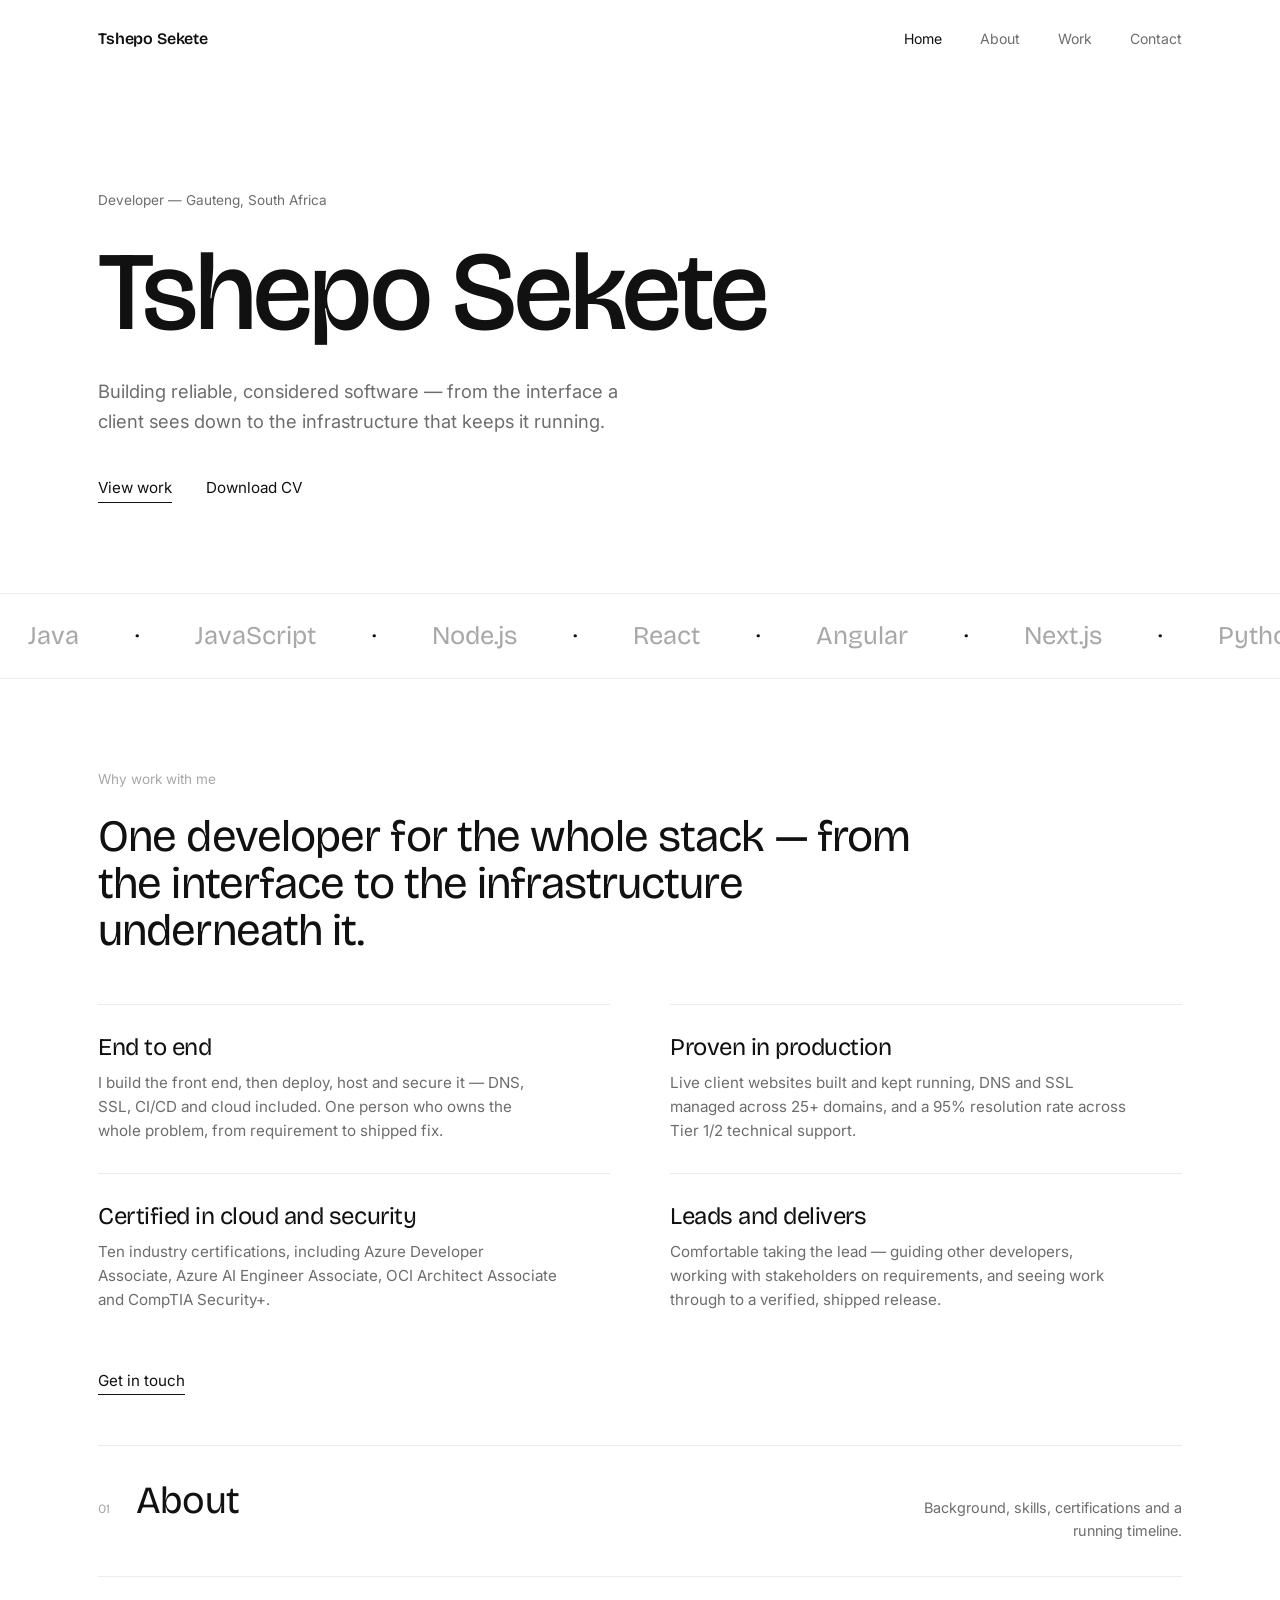
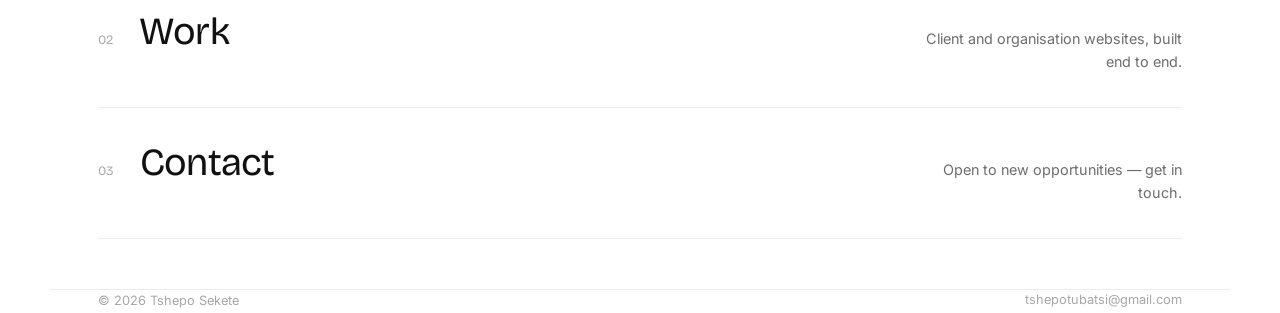
<file: index.html>
<!DOCTYPE html>
<html lang="en">
<head>
<meta charset="UTF-8">
<meta name="viewport" content="width=device-width, initial-scale=1.0">
<title>Tshepo Sekete — Software Developer</title>
<meta name="description" content="Tshepo Sekete — Web Developer in Gauteng, South Africa.">
<link rel="icon" href="data:image/svg+xml,%3Csvg xmlns='http://www.w3.org/2000/svg' viewBox='0 0 100 100'%3E%3Crect width='100' height='100' fill='%23ffffff'/%3E%3Ctext x='50' y='66' font-family='Georgia,serif' font-size='46' fill='%23111111' text-anchor='middle'%3ETS%3C/text%3E%3C/svg%3E">
<link rel="stylesheet" href="./styles/style.css?v=20260926">
</head>
<body>

<header class="nav">
  <div class="nav-inner">
    <a href="index.html" class="logo">Tshepo Sekete</a>
    <nav class="nav-links" id="navLinks">
      <a href="index.html">Home</a>
      <a href="Pages/about.html">About</a>
      <a href="Pages/work.html">Work</a>
      <a href="Pages/contact.html">Contact</a>
    </nav>
    <button class="menu-toggle" id="menuToggle" aria-label="Open menu"><span></span><span></span><span></span></button>
  </div>
</header>

<div class="mobile-overlay" id="mobileOverlay">
  <a href="index.html">Home</a>
  <a href="Pages/about.html">About</a>
  <a href="Pages/work.html">Work</a>
  <a href="Pages/contact.html">Contact</a>
</div>

<main>
  <section class="hero wrap">
    <p class="eyebrow" data-reveal>Developer — Gauteng, South Africa</p>
    <h1 class="hero-title">Tshepo Sekete</h1>
    <p class="hero-sub" data-reveal>Building reliable, considered software — from the interface a client sees down to the infrastructure that keeps it running.</p>
    <div class="hero-links" data-reveal>
      <a href="Pages/work.html" class="u-link">View work</a>
      <a href="files/Tshepo_Sekete_Resume.pdf" class="u-link off" download>Download CV</a>
    </div>
  </section>

  <div class="marquee" aria-hidden="true">
    <div class="marquee-track">
      <span>Java</span><span class="dot">·</span><span>JavaScript</span><span class="dot">·</span><span>Node.js</span><span class="dot">·</span><span>React</span><span class="dot">·</span><span>Angular</span><span class="dot">·</span><span>Next.js</span><span class="dot">·</span><span>Python</span><span class="dot">·</span><span>PHP</span><span class="dot">·</span><span>C#</span><span class="dot">·</span><span>Flutter</span><span class="dot">·</span><span>Azure</span><span class="dot">·</span><span>Oracle Cloud</span><span class="dot">·</span><span>Cybersecurity</span><span class="dot">·</span>
      <span>Java</span><span class="dot">·</span><span>JavaScript</span><span class="dot">·</span><span>Node.js</span><span class="dot">·</span><span>React</span><span class="dot">·</span><span>Angular</span><span class="dot">·</span><span>Next.js</span><span class="dot">·</span><span>Python</span><span class="dot">·</span><span>PHP</span><span class="dot">·</span><span>C#</span><span class="dot">·</span><span>Flutter</span><span class="dot">·</span><span>Azure</span><span class="dot">·</span><span>Oracle Cloud</span><span class="dot">·</span><span>Cybersecurity</span><span class="dot">·</span>
    </div>
  </div>

  <section class="value wrap">
    <div class="section-title" data-reveal>Why work with me</div>
    <h2 class="value-head" data-reveal>One developer for the whole stack — from the interface to the infrastructure underneath it.</h2>
    <div class="value-grid">
      <div class="value-item" data-reveal>
        <h3>End to end</h3>
        <p>I build the front end, then deploy, host and secure it — DNS, SSL, CI/CD and cloud included. One person who owns the whole problem, from requirement to shipped fix.</p>
      </div>
      <div class="value-item" data-reveal>
        <h3>Proven in production</h3>
        <p>Live client websites built and kept running, DNS and SSL managed across 25+ domains, and a 95% resolution rate across Tier 1/2 technical support.</p>
      </div>
      <div class="value-item" data-reveal>
        <h3>Certified in cloud and security</h3>
        <p>Ten industry certifications, including Azure Developer Associate, Azure AI Engineer Associate, OCI Architect Associate and CompTIA Security+.</p>
      </div>
      <div class="value-item" data-reveal>
        <h3>Leads and delivers</h3>
        <p>Comfortable taking the lead — guiding other developers, working with stakeholders on requirements, and seeing work through to a verified, shipped release.</p>
      </div>
    </div>
    <p class="value-cta" data-reveal><a href="Pages/contact.html" class="u-link">Get in touch</a></p>
  </section>

  <section class="index-list wrap">
    <a href="Pages/about.html" class="index-row" data-reveal>
      <span class="ir-left"><span class="ir-no">01</span><h3>About</h3></span>
      <p>Background, skills, certifications and a running timeline.</p>
    </a>
    <a href="Pages/work.html" class="index-row" data-reveal>
      <span class="ir-left"><span class="ir-no">02</span><h3>Work</h3></span>
      <p>Client and organisation websites, built end to end.</p>
    </a>
    <a href="Pages/contact.html" class="index-row" data-reveal>
      <span class="ir-left"><span class="ir-no">03</span><h3>Contact</h3></span>
      <p>Open to new opportunities — get in touch.</p>
    </a>
  </section>
</main>

<footer class="wrap">
  <div class="footer-inner">
    <span>&copy; <span data-year></span> Tshepo Sekete</span>
    <a href="Pages/contact.html" class="u-link off">tshepotubatsi@gmail.com</a>
  </div>
</footer>

<script src="script.js?v=20260926"></script>
</body>
</html>
</file>
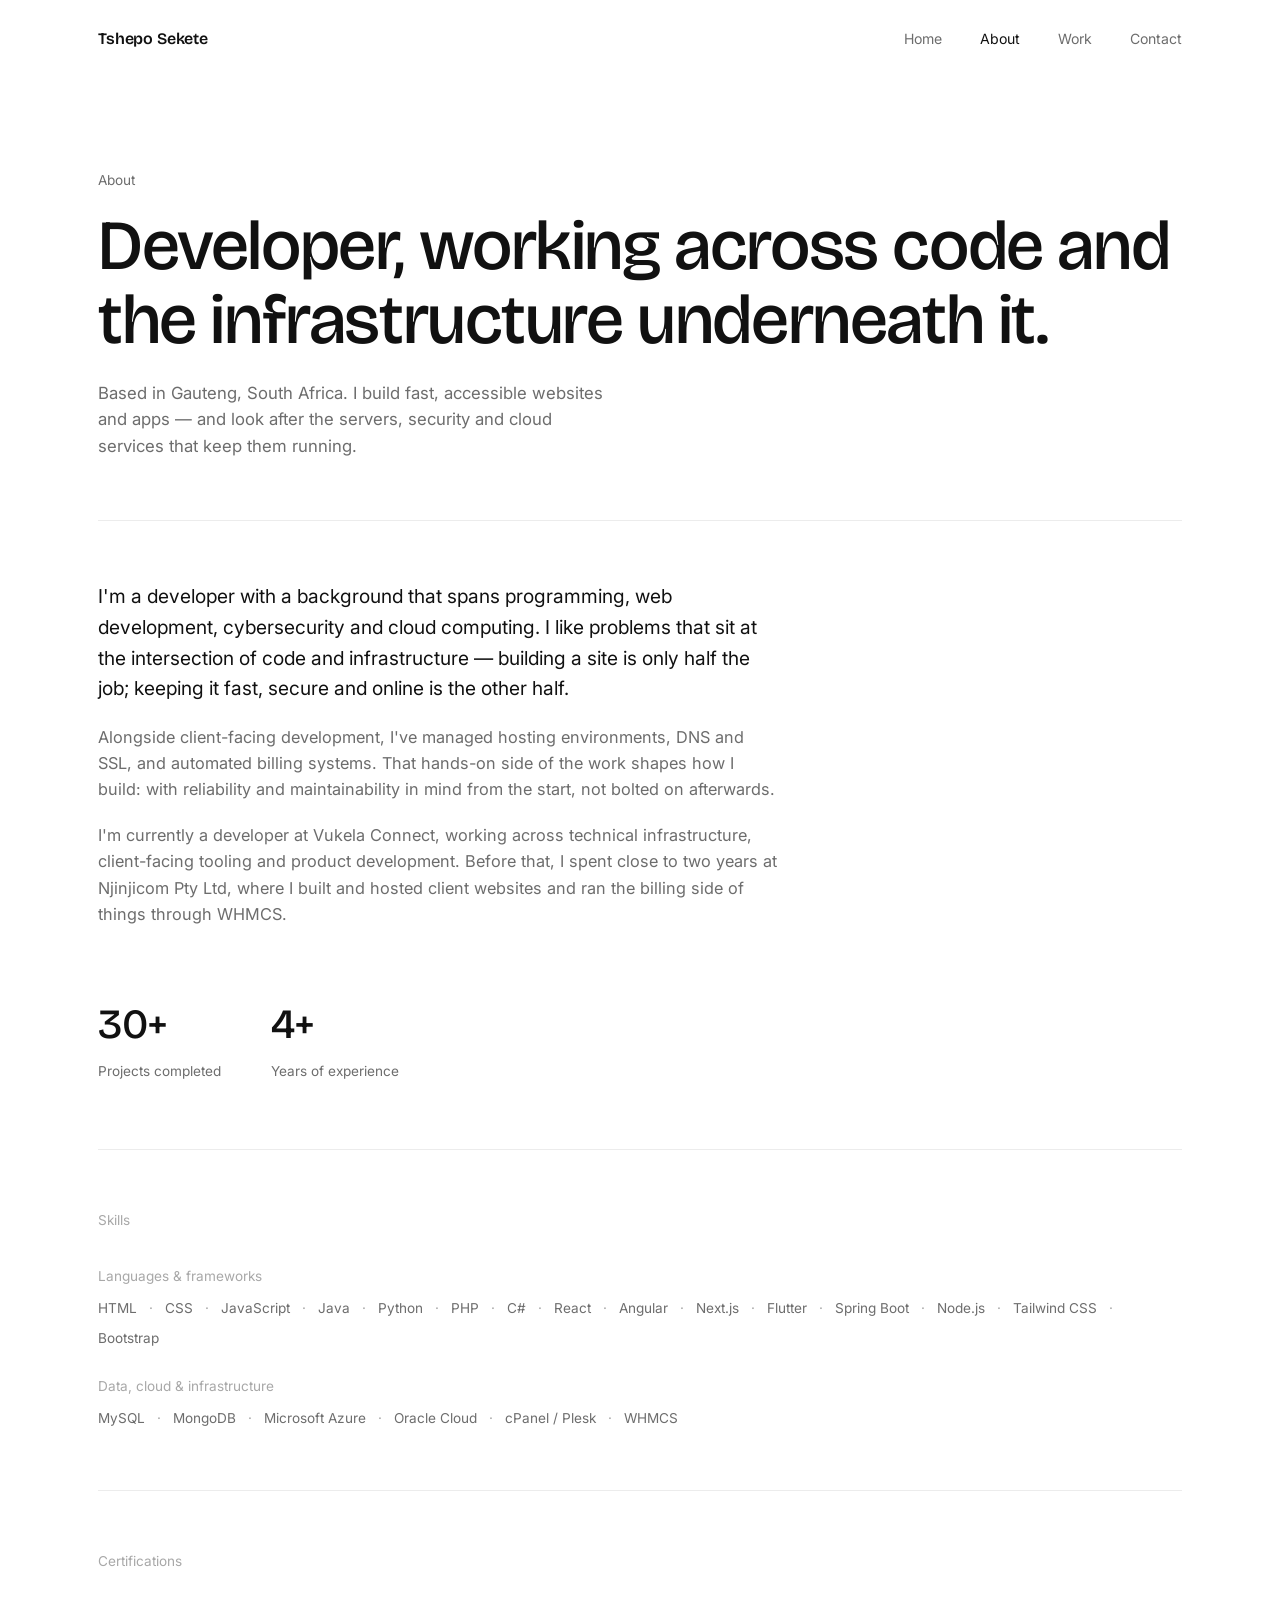
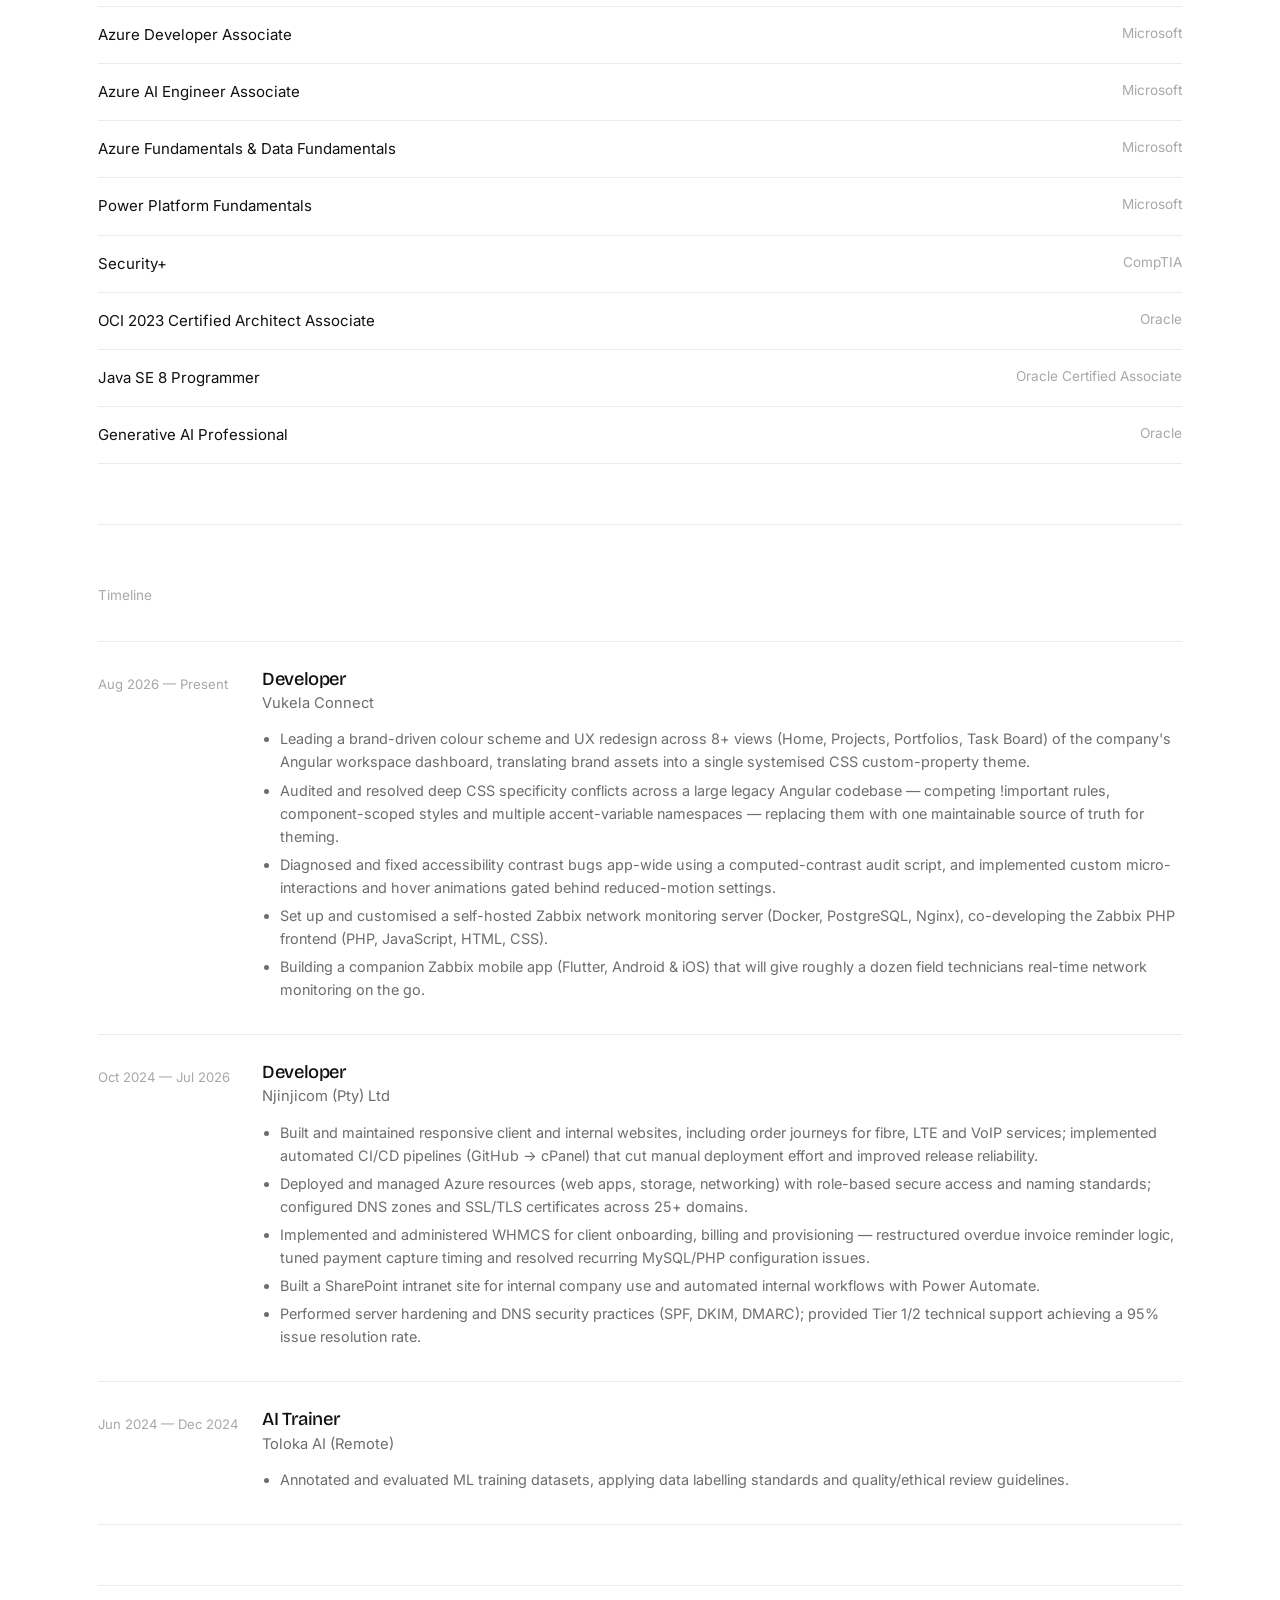
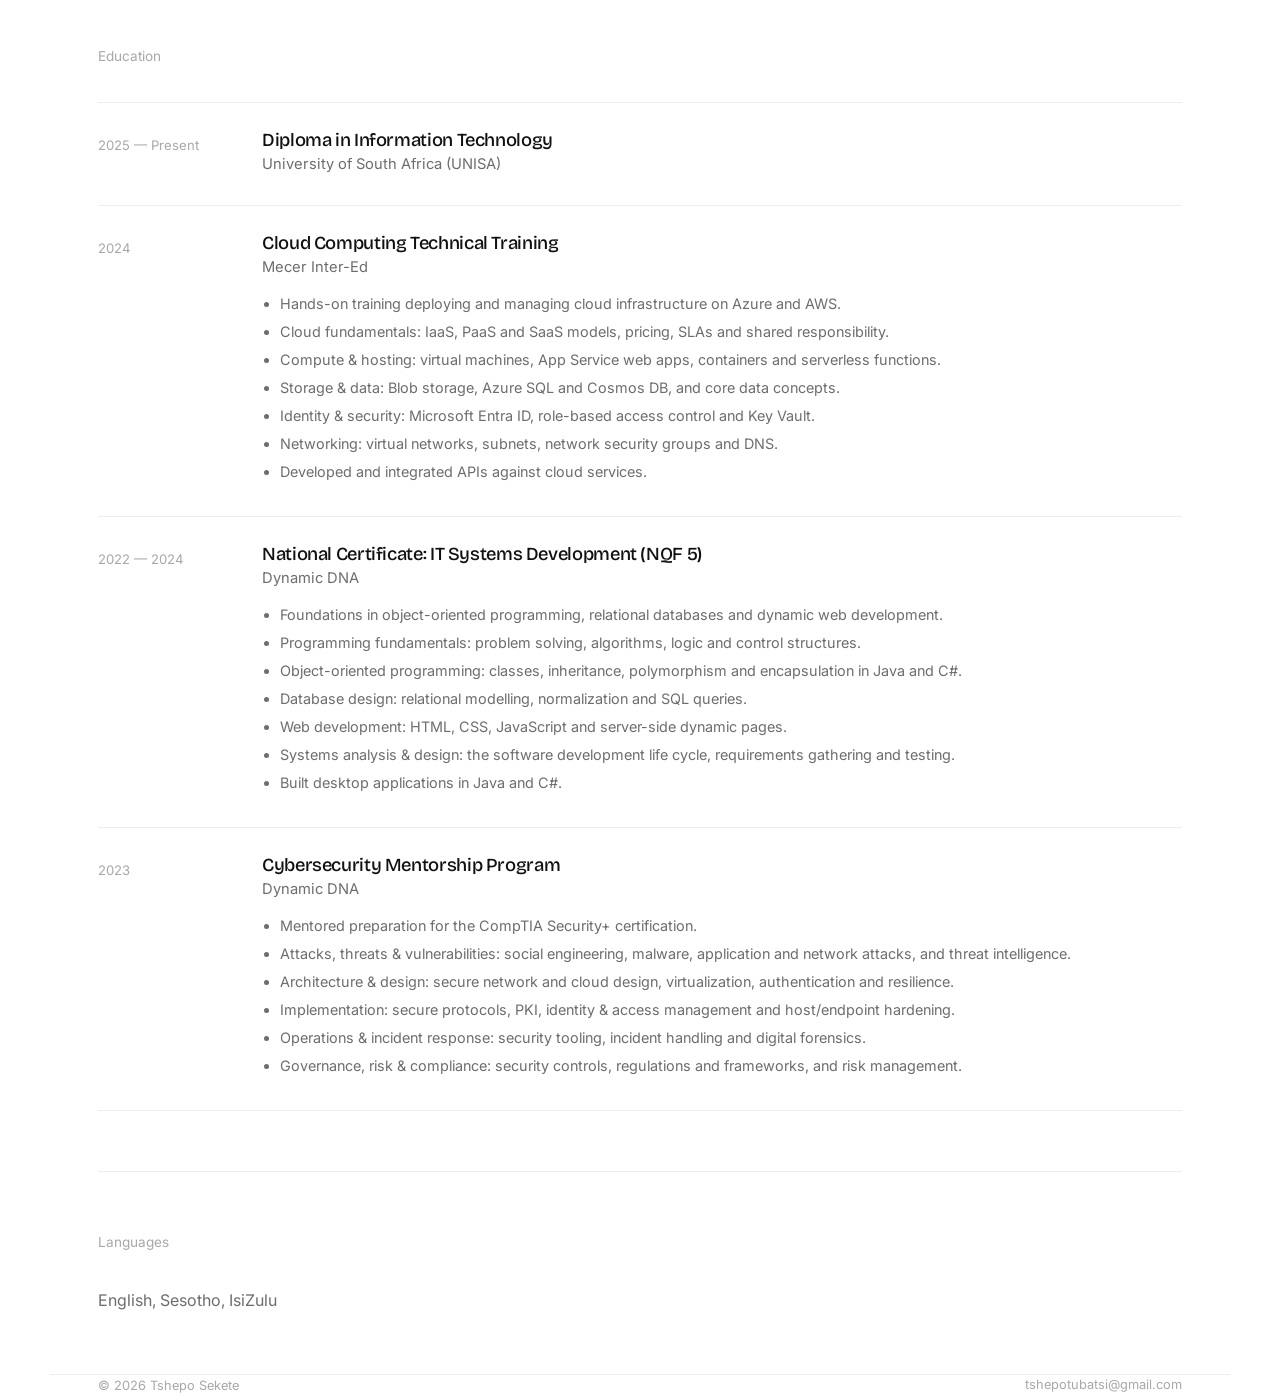
<file: Pages/about.html>
<!DOCTYPE html>
<html lang="en">
<head>
<meta charset="UTF-8">
<meta name="viewport" content="width=device-width, initial-scale=1.0">
<title>About — Tshepo Sekete</title>
<link rel="icon" href="data:image/svg+xml,%3Csvg xmlns='http://www.w3.org/2000/svg' viewBox='0 0 100 100'%3E%3Crect width='100' height='100' fill='%23ffffff'/%3E%3Ctext x='50' y='66' font-family='Georgia,serif' font-size='46' fill='%23111111' text-anchor='middle'%3ETS%3C/text%3E%3C/svg%3E">
<link rel="stylesheet" href="../styles/style.css?v=20260926">
</head>
<body>

<header class="nav">
  <div class="nav-inner">
    <a href="../index.html" class="logo">Tshepo Sekete</a>
    <nav class="nav-links" id="navLinks">
      <a href="../index.html">Home</a>
      <a href="about.html">About</a>
      <a href="work.html">Work</a>
      <a href="contact.html">Contact</a>
    </nav>
    <button class="menu-toggle" id="menuToggle" aria-label="Open menu"><span></span><span></span><span></span></button>
  </div>
</header>

<div class="mobile-overlay" id="mobileOverlay">
  <a href="../index.html">Home</a>
  <a href="about.html">About</a>
  <a href="work.html">Work</a>
  <a href="contact.html">Contact</a>
</div>

<main class="wrap">
  <div class="page-head">
    <p class="eyebrow" data-reveal>About</p>
    <h1 data-reveal>Developer, working across code and the infrastructure underneath it.</h1>
    <p class="lede" data-reveal>Based in Gauteng, South Africa. I build fast, accessible websites and apps — and look after the servers, security and cloud services that keep them running.</p>
  </div>

  <section class="section">
    <div class="about-copy" data-reveal>
      <p class="lead">I'm a developer with a background that spans programming, web development, cybersecurity and cloud computing. I like problems that sit at the intersection of code and infrastructure — building a site is only half the job; keeping it fast, secure and online is the other half.</p>
      <p>Alongside client-facing development, I've managed hosting environments, DNS and SSL, and automated billing systems. That hands-on side of the work shapes how I build: with reliability and maintainability in mind from the start, not bolted on afterwards.</p>
      <p>I'm currently a developer at Vukela Connect, working across technical infrastructure, client-facing tooling and product development. Before that, I spent close to two years at Njinjicom Pty Ltd, where I built and hosted client websites and ran the billing side of things through WHMCS.</p>
    </div>

    <div class="stat-row" data-reveal style="margin-top:50px;">
      <div class="stat"><div class="stat-num" data-count="30" data-suffix="+">0</div><div class="stat-label">Projects completed</div></div>
      <div class="stat"><div class="stat-num" data-count="4" data-suffix="+">0</div><div class="stat-label">Years of experience</div></div>
    </div>
  </section>

  <section class="section" data-reveal>
    <div class="section-title">Skills</div>
    <p style="color:var(--ink-faint);font-size:.85rem;margin-bottom:10px;">Languages & frameworks</p>
    <div class="tag-row">
      <span class="tag">HTML</span><span class="tag">CSS</span><span class="tag">JavaScript</span>
      <span class="tag">Java</span><span class="tag">Python</span><span class="tag">PHP</span><span class="tag">C#</span>
      <span class="tag">React</span><span class="tag">Angular</span><span class="tag">Next.js</span><span class="tag">Flutter</span>
      <span class="tag">Spring Boot</span><span class="tag">Node.js</span>
      <span class="tag">Tailwind CSS</span><span class="tag">Bootstrap</span>
    </div>
    <p style="color:var(--ink-faint);font-size:.85rem;margin:26px 0 10px;">Data, cloud & infrastructure</p>
    <div class="tag-row">
      <span class="tag">MySQL</span><span class="tag">MongoDB</span><span class="tag">Microsoft Azure</span>
      <span class="tag">Oracle Cloud</span><span class="tag">cPanel / Plesk</span><span class="tag">WHMCS</span>
    </div>
  </section>

  <section class="section" data-reveal>
    <div class="section-title">Certifications</div>
    <div class="cert-row"><span>Azure Developer Associate</span><span class="issuer">Microsoft</span></div>
    <div class="cert-row"><span>Azure AI Engineer Associate</span><span class="issuer">Microsoft</span></div>
    <div class="cert-row"><span>Azure Fundamentals & Data Fundamentals</span><span class="issuer">Microsoft</span></div>
    <div class="cert-row"><span>Power Platform Fundamentals</span><span class="issuer">Microsoft</span></div>
    <div class="cert-row"><span>Security+</span><span class="issuer">CompTIA</span></div>
    <div class="cert-row"><span>OCI 2023 Certified Architect Associate</span><span class="issuer">Oracle</span></div>
    <div class="cert-row"><span>Java SE 8 Programmer</span><span class="issuer">Oracle Certified Associate</span></div>
    <div class="cert-row"><span>Generative AI Professional</span><span class="issuer">Oracle</span></div>
  </section>

  <section class="section" data-reveal>
    <div class="section-title">Timeline</div>
    <div class="tl-entry">
      <div class="date">Aug 2026 — Present</div>
      <div>
        <h3>Developer</h3>
        <div class="org">Vukela Connect</div>
        <ul>
          <li>Leading a brand-driven colour scheme and UX redesign across 8+ views (Home, Projects, Portfolios, Task Board) of the company's Angular workspace dashboard, translating brand assets into a single systemised CSS custom-property theme.</li>
          <li>Audited and resolved deep CSS specificity conflicts across a large legacy Angular codebase — competing !important rules, component-scoped styles and multiple accent-variable namespaces — replacing them with one maintainable source of truth for theming.</li>
          <li>Diagnosed and fixed accessibility contrast bugs app-wide using a computed-contrast audit script, and implemented custom micro-interactions and hover animations gated behind reduced-motion settings.</li>
          <li>Set up and customised a self-hosted Zabbix network monitoring server (Docker, PostgreSQL, Nginx), co-developing the Zabbix PHP frontend (PHP, JavaScript, HTML, CSS).</li>
          <li>Building a companion Zabbix mobile app (Flutter, Android &amp; iOS) that will give roughly a dozen field technicians real-time network monitoring on the go.</li>
        </ul>
      </div>
    </div>
    <div class="tl-entry">
      <div class="date">Oct 2024 — Jul 2026</div>
      <div>
        <h3>Developer</h3>
        <div class="org">Njinjicom (Pty) Ltd</div>
        <ul>
          <li>Built and maintained responsive client and internal websites, including order journeys for fibre, LTE and VoIP services; implemented automated CI/CD pipelines (GitHub → cPanel) that cut manual deployment effort and improved release reliability.</li>
          <li>Deployed and managed Azure resources (web apps, storage, networking) with role-based secure access and naming standards; configured DNS zones and SSL/TLS certificates across 25+ domains.</li>
          <li>Implemented and administered WHMCS for client onboarding, billing and provisioning — restructured overdue invoice reminder logic, tuned payment capture timing and resolved recurring MySQL/PHP configuration issues.</li>
          <li>Built a SharePoint intranet site for internal company use and automated internal workflows with Power Automate.</li>
          <li>Performed server hardening and DNS security practices (SPF, DKIM, DMARC); provided Tier 1/2 technical support achieving a 95% issue resolution rate.</li>
        </ul>
      </div>
    </div>
    <div class="tl-entry">
      <div class="date">Jun 2024 — Dec 2024</div>
      <div>
        <h3>AI Trainer</h3>
        <div class="org">Toloka AI (Remote)</div>
        <ul>
          <li>Annotated and evaluated ML training datasets, applying data labelling standards and quality/ethical review guidelines.</li>
        </ul>
      </div>
    </div>
  </section>

  <section class="section" data-reveal>
    <div class="section-title">Education</div>
    <div class="tl-entry">
      <div class="date">2025 — Present</div>
      <div>
        <h3>Diploma in Information Technology</h3>
        <div class="org">University of South Africa (UNISA)</div>
      </div>
    </div>
    <div class="tl-entry">
      <div class="date">2024</div>
      <div>
        <h3>Cloud Computing Technical Training</h3>
        <div class="org">Mecer Inter-Ed</div>
        <ul>
          <li>Hands-on training deploying and managing cloud infrastructure on Azure and AWS.</li>
          <li>Cloud fundamentals: IaaS, PaaS and SaaS models, pricing, SLAs and shared responsibility.</li>
          <li>Compute &amp; hosting: virtual machines, App Service web apps, containers and serverless functions.</li>
          <li>Storage &amp; data: Blob storage, Azure SQL and Cosmos DB, and core data concepts.</li>
          <li>Identity &amp; security: Microsoft Entra ID, role-based access control and Key Vault.</li>
          <li>Networking: virtual networks, subnets, network security groups and DNS.</li>
          <li>Developed and integrated APIs against cloud services.</li>
        </ul>
      </div>
    </div>
    <div class="tl-entry">
      <div class="date">2022 — 2024</div>
      <div>
        <h3>National Certificate: IT Systems Development (NQF 5)</h3>
        <div class="org">Dynamic DNA</div>
        <ul>
          <li>Foundations in object-oriented programming, relational databases and dynamic web development.</li>
          <li>Programming fundamentals: problem solving, algorithms, logic and control structures.</li>
          <li>Object-oriented programming: classes, inheritance, polymorphism and encapsulation in Java and C#.</li>
          <li>Database design: relational modelling, normalization and SQL queries.</li>
          <li>Web development: HTML, CSS, JavaScript and server-side dynamic pages.</li>
          <li>Systems analysis &amp; design: the software development life cycle, requirements gathering and testing.</li>
          <li>Built desktop applications in Java and C#.</li>
        </ul>
      </div>
    </div>
    <div class="tl-entry">
      <div class="date">2023</div>
      <div>
        <h3>Cybersecurity Mentorship Program</h3>
        <div class="org">Dynamic DNA</div>
        <ul>
          <li>Mentored preparation for the CompTIA Security+ certification.</li>
          <li>Attacks, threats &amp; vulnerabilities: social engineering, malware, application and network attacks, and threat intelligence.</li>
          <li>Architecture &amp; design: secure network and cloud design, virtualization, authentication and resilience.</li>
          <li>Implementation: secure protocols, PKI, identity &amp; access management and host/endpoint hardening.</li>
          <li>Operations &amp; incident response: security tooling, incident handling and digital forensics.</li>
          <li>Governance, risk &amp; compliance: security controls, regulations and frameworks, and risk management.</li>
        </ul>
      </div>
    </div>
  </section>

  <section class="section" data-reveal>
    <div class="section-title">Languages</div>
    <p style="color:var(--ink-dim);">English, Sesotho, IsiZulu</p>
  </section>
</main>

<footer class="wrap">
  <div class="footer-inner">
    <span>&copy; <span data-year></span> Tshepo Sekete</span>
    <a href="contact.html" class="u-link off">tshepotubatsi@gmail.com</a>
  </div>
</footer>

<script src="../script.js?v=20260926"></script>
</body>
</html>
</file>
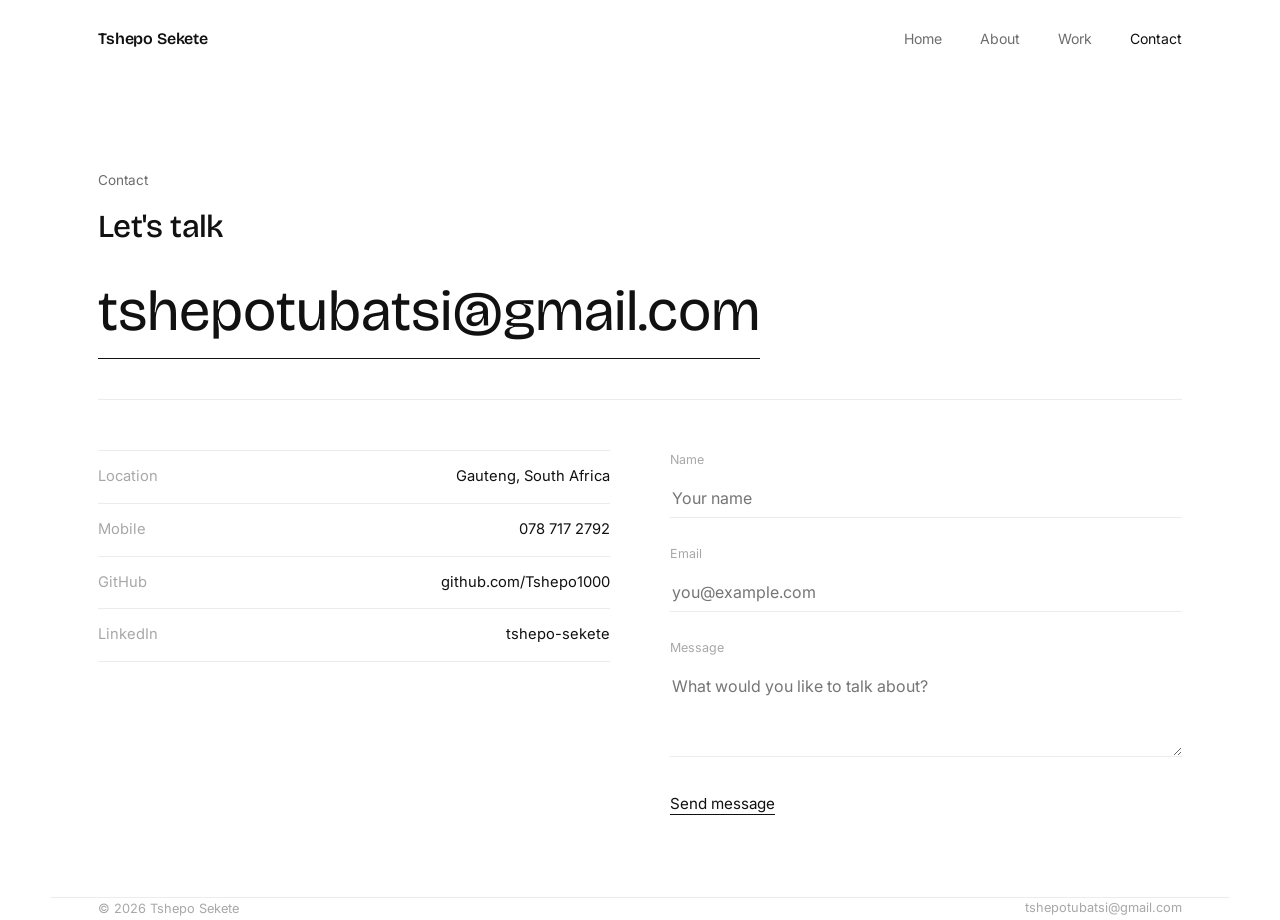
<file: Pages/contact.html>
<!DOCTYPE html>
<html lang="en">
<head>
<meta charset="UTF-8">
<meta name="viewport" content="width=device-width, initial-scale=1.0">
<title>Contact — Tshepo Sekete</title>
<link rel="icon" href="data:image/svg+xml,%3Csvg xmlns='http://www.w3.org/2000/svg' viewBox='0 0 100 100'%3E%3Crect width='100' height='100' fill='%23ffffff'/%3E%3Ctext x='50' y='66' font-family='Georgia,serif' font-size='46' fill='%23111111' text-anchor='middle'%3ETS%3C/text%3E%3C/svg%3E">
<link rel="stylesheet" href="../styles/style.css?v=20260926">
</head>
<body>

<header class="nav">
  <div class="nav-inner">
    <a href="../index.html" class="logo">Tshepo Sekete</a>
    <nav class="nav-links" id="navLinks">
      <a href="../index.html">Home</a>
      <a href="about.html">About</a>
      <a href="work.html">Work</a>
      <a href="contact.html">Contact</a>
    </nav>
    <button class="menu-toggle" id="menuToggle" aria-label="Open menu"><span></span><span></span><span></span></button>
  </div>
</header>

<div class="mobile-overlay" id="mobileOverlay">
  <a href="../index.html">Home</a>
  <a href="about.html">About</a>
  <a href="work.html">Work</a>
  <a href="contact.html">Contact</a>
</div>

<main class="wrap">
  <div class="contact-hero">
    <p class="eyebrow" data-reveal>Contact</p>
    <h1 data-reveal>Let's talk</h1>
    <p style="margin-top:22px;" data-reveal>
      <a href="mailto:tshepotubatsi@gmail.com" class="contact-mail u-link">tshepotubatsi@gmail.com</a>
    </p>
  </div>

  <div class="contact-grid">
    <div class="info-col" data-reveal>
      <div class="info-row"><span class="k">Location</span><span>Gauteng, South Africa</span></div>
      <div class="info-row"><span class="k">Mobile</span><a href="tel:+27787172792">078 717 2792</a></div>
      <div class="info-row"><span class="k">GitHub</span><a href="https://github.com/Tshepo1000" target="_blank" rel="noopener">github.com/Tshepo1000</a></div>
      <div class="info-row"><span class="k">LinkedIn</span><a href="https://linkedin.com/in/tshepo-sekete-154094157" target="_blank" rel="noopener">tshepo-sekete</a></div>
    </div>

    <!-- Web3Forms access key (public by design): get one free at https://web3forms.com -->
    <form class="min-form" id="contactForm" data-access-key="89a57d31-8f5c-4240-9fcf-fcd16ef4868c" data-reveal>
      <input type="checkbox" name="botcheck" class="hp-field" tabindex="-1" autocomplete="off" aria-hidden="true">
      <div class="field">
        <label for="name">Name</label>
        <input type="text" id="name" name="name" required placeholder="Your name">
      </div>
      <div class="field">
        <label for="email">Email</label>
        <input type="email" id="email" name="email" required placeholder="you@example.com">
      </div>
      <div class="field">
        <label for="message">Message</label>
        <textarea id="message" name="message" required placeholder="What would you like to talk about?"></textarea>
      </div>
      <button type="submit" class="submit-btn"><span class="u-link">Send message</span></button>
      <p class="form-status" id="formStatus" role="status" aria-live="polite"></p>
    </form>
  </div>
</main>

<footer class="wrap">
  <div class="footer-inner">
    <span>&copy; <span data-year></span> Tshepo Sekete</span>
    <a href="contact.html" class="u-link off">tshepotubatsi@gmail.com</a>
  </div>
</footer>

<script src="../script.js?v=20260926"></script>
</body>
</html>
</file>
<file: styles/style.css>
/* =========================================================
   Tshepo Sekete — Portfolio
   Minimal, white, motion-led system
   ========================================================= */

@import url('https://fonts.googleapis.com/css2?family=Bricolage+Grotesque:opsz,wght@12..96,200..800&family=Inter:wght@400;500;600&display=swap');

@view-transition { navigation: auto; }
::view-transition-old(root), ::view-transition-new(root) { animation-duration: .32s; }

:root{
  --bg:#ffffff;
  --bg-soft:#fafafa;
  --ink:#111111;
  --ink-dim:#6d6d6d;
  --ink-faint:#a8a8a8;
  --line:#ececec;
  --line-strong:#111111;
  --maxw:1180px;
  --gutter:48px;
  --ease:cubic-bezier(.22,1,.36,1);
}

*{box-sizing:border-box;}
html{scroll-behavior:smooth;}
body{
  margin:0;
  background:var(--bg);
  color:var(--ink);
  font-family:'Inter',system-ui,sans-serif;
  font-size:16px;
  line-height:1.6;
  -webkit-font-smoothing:antialiased;
  overflow-wrap:break-word;
}
body.menu-open{overflow:hidden;}
img{max-width:100%;display:block;}
a{color:inherit;text-decoration:none;}
h1,h2,h3,h4{
  font-family:'Bricolage Grotesque',system-ui,sans-serif;
  font-weight:500;
  line-height:1.05;
  letter-spacing:-.02em;
  margin:0;
}
p{margin:0;}
.wrap{max-width:var(--maxw);margin:0 auto;padding:0 var(--gutter);}
::selection{background:var(--ink);color:var(--bg);}
:focus-visible{outline:2px solid var(--ink);outline-offset:3px;}

/* animated underline link */
.u-link{position:relative;display:inline-block;padding-bottom:2px;}
.u-link::after{
  content:'';position:absolute;left:0;right:0;bottom:0;height:1px;background:currentColor;
  transform:scaleX(1);transform-origin:right;transition:transform .45s var(--ease);
}
.u-link:hover::after{transform:scaleX(0);transform-origin:left;transition:transform 0s;}
.u-link.off::after{transform:scaleX(0);transform-origin:left;}
.u-link.off:hover::after{transform:scaleX(1);transform-origin:left;transition:transform .45s var(--ease);}

/* ---------- NAV ---------- */
header.nav{position:fixed;top:0;left:0;right:0;z-index:60;background:rgba(255,255,255,.86);backdrop-filter:blur(10px);}
.nav-inner{display:flex;align-items:center;justify-content:space-between;padding:26px var(--gutter);max-width:var(--maxw);margin:0 auto;}
.logo{font-family:'Bricolage Grotesque';font-weight:600;font-size:1rem;letter-spacing:-.01em;}
nav.nav-links{display:flex;gap:38px;}
nav.nav-links a{font-size:.88rem;color:var(--ink-dim);transition:color .2s ease;}
nav.nav-links a:hover, nav.nav-links a.active{color:var(--ink);}
.menu-toggle{display:none;flex-direction:column;gap:5px;background:none;border:none;cursor:pointer;padding:8px;z-index:70;}
.menu-toggle span{width:22px;height:1px;background:var(--ink);transition:transform .3s var(--ease), opacity .3s ease;}
.menu-toggle.open span:nth-child(1){transform:translateY(6px) rotate(45deg);}
.menu-toggle.open span:nth-child(2){opacity:0;}
.menu-toggle.open span:nth-child(3){transform:translateY(-6px) rotate(-45deg);}

.mobile-overlay{
  position:fixed;inset:0;background:var(--bg);z-index:55;
  display:flex;flex-direction:column;justify-content:center;gap:22px;padding:0 var(--gutter);
  opacity:0;pointer-events:none;transition:opacity .4s var(--ease);
}
.mobile-overlay.open{opacity:1;pointer-events:auto;}
.mobile-overlay a{font-family:'Bricolage Grotesque';font-size:2.2rem;font-weight:400;}

/* ---------- HERO ---------- */
.hero{padding-top:190px;padding-bottom:90px;}
.eyebrow{font-size:.85rem;color:var(--ink-dim);margin-bottom:22px;}
.hero-title{font-size:clamp(3.2rem,9vw,7rem);}
.hero-title .word{display:inline-block;overflow:hidden;vertical-align:top;}
.hero-title .word span{display:inline-block;transform:translateY(110%);transition:transform .8s var(--ease);}
.hero-title.in .word span{transform:translateY(0);}
.hero-sub{font-size:1.15rem;color:var(--ink-dim);max-width:520px;margin-top:26px;}
.hero-links{display:flex;flex-wrap:wrap;gap:16px 34px;margin-top:40px;font-size:.95rem;}

/* ---------- MARQUEE ---------- */
.marquee{border-top:1px solid var(--line);border-bottom:1px solid var(--line);overflow:hidden;padding:22px 0;}
.marquee-track{display:flex;width:max-content;animation:marquee 26s linear infinite;}
.marquee-track span{
  font-family:'Bricolage Grotesque';font-size:1.6rem;color:var(--ink-faint);
  padding:0 28px;white-space:nowrap;
}
.marquee-track span.dot{color:var(--ink);}
@keyframes marquee{from{transform:translateX(0);}to{transform:translateX(-50%);}}
@media (prefers-reduced-motion:reduce){.marquee-track{animation:none;}}

/* ---------- VALUE (home "why work with me") ---------- */
.value{padding-top:90px;padding-bottom:40px;}
.value .section-title{margin-bottom:22px;}
.value-head{font-size:clamp(1.8rem,3.6vw,2.8rem);font-weight:400;max-width:820px;margin-bottom:50px;}
.value-grid{display:grid;grid-template-columns:repeat(2,minmax(0,1fr));gap:0 60px;}
.value-item{padding:30px 0;border-top:1px solid var(--line);}
.value-item h3{font-size:clamp(1.25rem,2.2vw,1.5rem);font-weight:400;margin-bottom:10px;}
.value-item p{color:var(--ink-dim);font-size:.95rem;max-width:460px;}
.value-cta{margin-top:26px;font-size:.95rem;}

/* ---------- INDEX LIST (home section teasers) ---------- */
.index-list{padding-top:10px;padding-bottom:50px;}
.index-row{
  display:flex;align-items:baseline;justify-content:space-between;
  padding:34px 0;border-top:1px solid var(--line);gap:20px;
}
.index-list .index-row:last-child{border-bottom:1px solid var(--line);}
.index-row .ir-left{display:flex;align-items:baseline;gap:26px;}
.index-row .ir-no{font-size:.8rem;color:var(--ink-faint);font-family:'Bricolage Grotesque';}
.index-row h3{font-size:clamp(1.6rem,4vw,2.4rem);font-weight:400;transition:transform .4s var(--ease), color .3s ease;}
.index-row p{color:var(--ink-dim);font-size:.9rem;max-width:280px;text-align:right;}

/* ---------- SECTION SHELL ---------- */
.page-head{padding:170px 0 60px;}
.page-head .eyebrow{margin-bottom:18px;}
.page-head h1{font-size:clamp(2.6rem,6vw,4.4rem);}
.page-head .lede{color:var(--ink-dim);max-width:520px;margin-top:22px;font-size:1.05rem;}

.section{padding:60px 0;border-top:1px solid var(--line);}
.section-title{font-size:.85rem;color:var(--ink-faint);margin-bottom:34px;}

/* ---------- ABOUT ---------- */
.about-copy{max-width:680px;}
.about-copy p{color:var(--ink-dim);margin-bottom:20px;font-size:1.02rem;}
.about-copy p.lead{color:var(--ink);font-size:1.2rem;}

.stat-row{display:flex;flex-wrap:wrap;gap:50px;padding:14px 0 6px;}
.stat{min-width:120px;}
.stat-num{font-family:'Bricolage Grotesque';font-size:2.6rem;font-weight:500;}
.stat-label{color:var(--ink-dim);font-size:.85rem;margin-top:4px;}

.tag-row{display:flex;flex-wrap:wrap;gap:9px 12px;}
.tag{font-size:.85rem;color:var(--ink-dim);}
.tag:not(:last-child)::after{content:'·';margin-left:12px;color:var(--ink-faint);}

.cert-row{display:flex;justify-content:space-between;padding:16px 0;border-top:1px solid var(--line);font-size:.94rem;gap:14px;}
.cert-row:last-child{border-bottom:1px solid var(--line);}
.cert-row .issuer{color:var(--ink-faint);font-size:.85rem;text-align:right;}

.tl-entry{display:grid;grid-template-columns:140px 1fr;gap:24px;padding:28px 0;border-top:1px solid var(--line);}
.tl-entry:last-child{border-bottom:1px solid var(--line);}
.tl-entry .date{font-size:.82rem;color:var(--ink-faint);padding-top:4px;}
.tl-entry h3{font-size:1.15rem;font-weight:500;}
.tl-entry .org{color:var(--ink-dim);font-size:.92rem;margin-top:3px;}
.tl-entry ul{margin:12px 0 0;padding-left:18px;color:var(--ink-dim);font-size:.9rem;}
.tl-entry li{margin-bottom:5px;}

/* ---------- WORK LIST (with cursor preview) ---------- */
.work-list{border-top:1px solid var(--line);}
.work-row{
  display:flex;align-items:baseline;justify-content:space-between;gap:24px;
  padding:36px 0;border-bottom:1px solid var(--line);cursor:pointer;
  transition:opacity .3s ease;
}
@media (hover:hover){
  .work-list:hover .work-row{opacity:.4;}
  .work-list .work-row:hover{opacity:1;}
  .index-row:hover h3{transform:translateX(14px);}
}
.work-row .wr-left{display:flex;align-items:baseline;gap:26px;}
.work-row .wr-no{font-size:.8rem;color:var(--ink-faint);font-family:'Bricolage Grotesque';}
.work-row h3{font-size:clamp(1.5rem,3.4vw,2.1rem);font-weight:400;}
.work-row .wr-meta{display:flex;flex-direction:column;align-items:flex-end;gap:8px;}
.work-row .wr-tags{font-size:.82rem;color:var(--ink-faint);}
.work-row .wr-link{font-size:.85rem;}
.link-placeholder{color:var(--ink-faint);font-style:italic;}

.cursor-preview{
  position:fixed;top:0;left:0;width:280px;height:190px;pointer-events:none;z-index:80;
  overflow:hidden;opacity:0;transform:translate(-50%,-50%) scale(.92);
  transition:opacity .3s var(--ease), transform .4s var(--ease);
}
.cursor-preview.show{opacity:1;transform:translate(-50%,-50%) scale(1);}
.cursor-preview img{width:100%;height:100%;object-fit:cover;}

/* ---------- CONTACT ---------- */
.contact-hero{padding:170px 0 40px;}
.contact-hero .eyebrow{margin-bottom:18px;}
.contact-mail{font-family:'Bricolage Grotesque';font-size:clamp(1.9rem,6vw,3.6rem);font-weight:400;display:inline-block;max-width:100%;overflow-wrap:anywhere;}
.contact-grid{display:grid;grid-template-columns:1fr 1fr;gap:60px;padding:50px 0 80px;border-top:1px solid var(--line);}
.info-col .info-row{display:flex;justify-content:space-between;padding:14px 0;border-top:1px solid var(--line);font-size:.92rem;gap:12px;}
.info-col .info-row:last-child{border-bottom:1px solid var(--line);}
.info-col .k{color:var(--ink-faint);flex-shrink:0;}
.info-col .info-row > :last-child{min-width:0;text-align:right;overflow-wrap:anywhere;}

form.min-form .field{margin-bottom:26px;}
form.min-form label{display:block;font-size:.78rem;color:var(--ink-faint);margin-bottom:9px;}
form.min-form input, form.min-form textarea{
  width:100%;border:none;border-bottom:1px solid var(--line);background:transparent;
  padding:9px 2px;font-family:'Inter';font-size:1rem;color:var(--ink);outline:none;
  transition:border-color .25s ease;
}
form.min-form input:focus, form.min-form textarea:focus{border-bottom-color:var(--ink);}
form.min-form textarea{resize:vertical;min-height:90px;}
.submit-btn{
  background:none;border:none;padding:0;font-family:'Inter';font-size:.95rem;color:var(--ink);
  cursor:pointer;display:inline-flex;align-items:center;gap:8px;
}
.submit-btn:hover .u-link::after{transform:scaleX(0);transform-origin:left;transition:transform 0s;}
.submit-btn:disabled{cursor:wait;color:var(--ink-dim);}
.form-status{margin-top:18px;font-size:.9rem;color:var(--ink-dim);}
.form-status:empty{display:none;}
.form-status.success{color:var(--ink);}
.form-status.error{color:#b42318;}
.hp-field{position:absolute;left:-9999px;width:1px;height:1px;opacity:0;}

/* ---------- FOOTER ---------- */
footer{border-top:1px solid var(--line);padding:36px 0;}
.footer-inner{display:flex;justify-content:space-between;align-items:center;flex-wrap:wrap;gap:12px;font-size:.8rem;color:var(--ink-faint);}
.footer-inner a:hover{color:var(--ink);}

/* ---------- REVEAL ---------- */
[data-reveal]{opacity:0;transform:translateY(18px);transition:opacity .7s var(--ease), transform .7s var(--ease);}
[data-reveal].in{opacity:1;transform:none;}

@media (prefers-reduced-motion:reduce){
  html{scroll-behavior:auto;}
  [data-reveal]{opacity:1;transform:none;transition:none;}
  .hero-title .word span{transform:none;}
  .cursor-preview{display:none;}
}

@media (max-width:900px){
  nav.nav-links{display:none;}
  .menu-toggle{display:flex;}
  .hero{padding-top:150px;padding-bottom:70px;}
  .page-head, .contact-hero{padding:140px 0 40px;}
  .contact-grid{grid-template-columns:1fr;}
  .tl-entry{grid-template-columns:1fr;gap:8px;}
  .work-row{flex-direction:column;align-items:flex-start;gap:12px;}
  .work-row .wr-meta{align-items:flex-start;}
  .value-grid{grid-template-columns:1fr;}
  .cursor-preview{display:none;}
}
@media (min-width:901px){
  .mobile-overlay{display:none;}
}
@media (max-width:600px){
  :root{--gutter:22px;}
  .nav-inner{padding:18px var(--gutter);}
  .hero{padding-top:120px;padding-bottom:56px;}
  .hero-title{font-size:clamp(2.6rem,14vw,3.2rem);}
  .hero-sub{font-size:1.02rem;}
  .page-head, .contact-hero{padding:112px 0 32px;}
  .page-head h1{font-size:clamp(2rem,9vw,2.6rem);}
  .contact-mail{font-size:clamp(1.3rem,6.4vw,1.9rem);}
  .section{padding:44px 0;}
  .section-title{margin-bottom:24px;}
  .value{padding-top:60px;padding-bottom:24px;}
  .value-head{margin-bottom:34px;}
  .value-item{padding:24px 0;}
  .marquee{padding:16px 0;}
  .marquee-track span{font-size:1.25rem;padding:0 18px;}
  .index-row{flex-direction:column;align-items:flex-start;gap:10px;padding:26px 0;}
  .index-row p{text-align:left;}
  .work-row{padding:26px 0;}
  .stat-row{gap:32px;}
  .stat-num{font-size:2.2rem;}
  .cert-row{flex-direction:column;gap:2px;}
  .cert-row .issuer{text-align:left;}
  .contact-grid{gap:44px;padding:40px 0 60px;}
  .mobile-overlay a{font-size:1.9rem;}
  .footer-inner{flex-direction:column;align-items:flex-start;}
}
</file>
